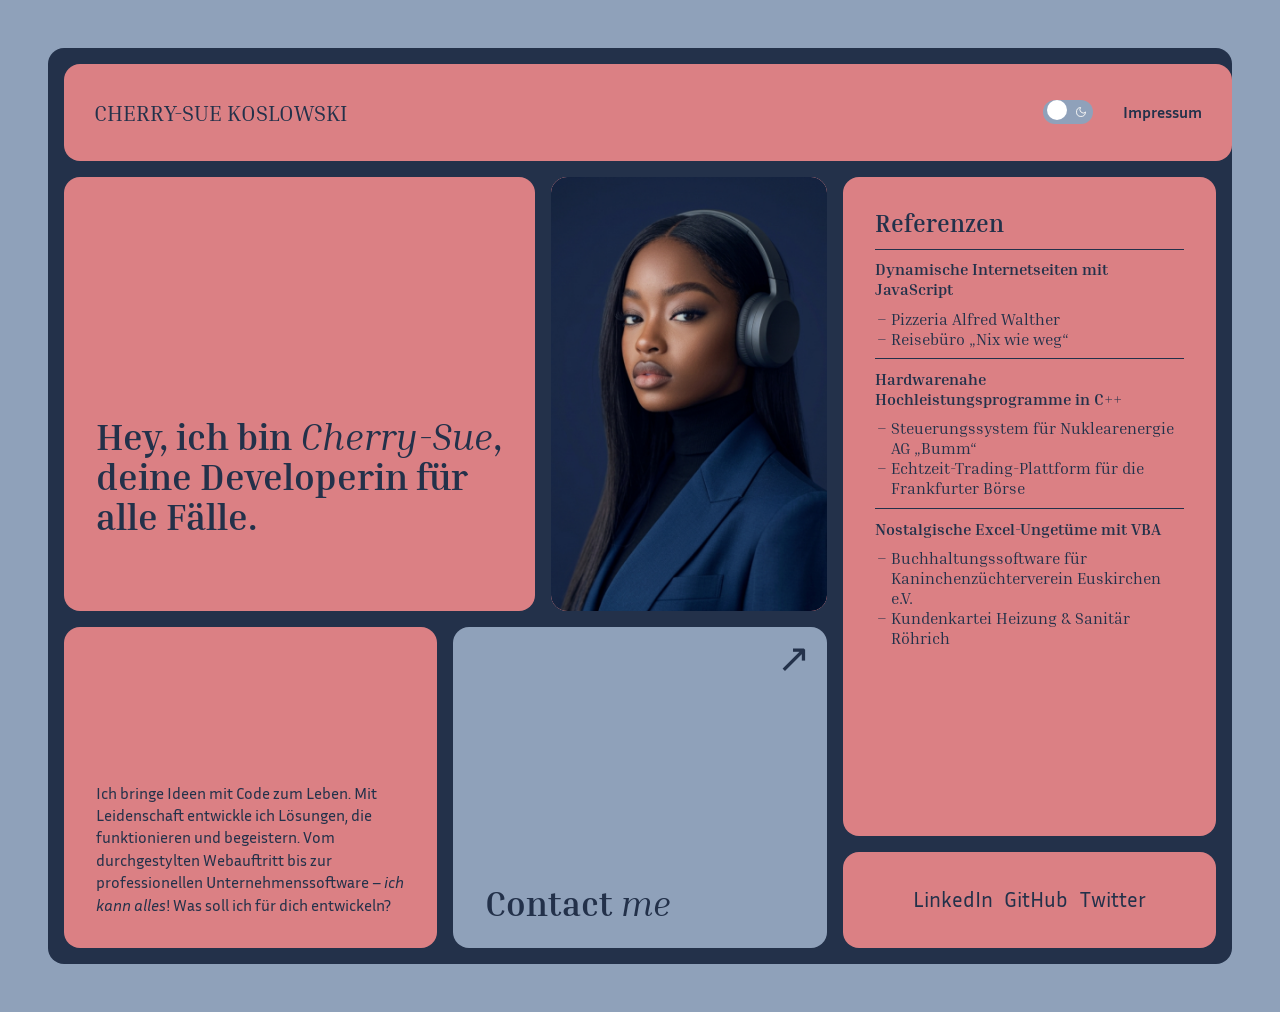
<file: index.html>
<!DOCTYPE html>
<html lang="de">

<head>
    <meta charset="UTF-8">
    <meta name="viewport" content="width=device-width, initial-scale=1.0">
    <title>Portfolio Website</title>
    <link rel="stylesheet" href="colors.css">
    <link rel="stylesheet" href="animations.css">
    <link rel="stylesheet" href="main.css">
    <link rel="stylesheet" href="hover.css">
    <link rel="stylesheet" href="fonts.css">
</head>

<body>

    <!-- <div id="intro-overlay" onclick="closeIntro()">
        <video id="intro-video" autoplay muted playsinline aria-hidden="true">
            <source src="VideoBeispiel.mp4">
            Dein Browser unterstützt kein Video.
        </video>
        <div
            style="position:absolute; bottom:20px; color:white; font-family:sans-serif; opacity:0.5; pointer-events:none;">
            Klicken zum Überspringen
        </div>
    </div> -->

    <div id="grid-container">

        <section id="header-bar"
            style="display: flex; align-items: center; padding: 15px 30px; box-sizing: border-box; width: 100%;">
            <h1 style="margin: 0; font-size: 1.4rem; white-space: nowrap;">
                <a href="./index.html" style="text-decoration: none;">Cherry-Sue Koslowski</a>
            </h1>

            <div style="margin-left: auto; display: flex; align-items: center; gap: 30px;">
                <div class="theme-switch-wrapper">
                    <label class="theme-switch" for="checkbox">
                        <input type="checkbox" id="checkbox" />
                        <div class="slider round">
                            <svg class="sun-icon" xmlns="http://www.w3.org/2000/svg" width="12" height="12"
                                viewBox="0 0 24 24" fill="none" stroke="currentColor" stroke-width="2"
                                stroke-linecap="round" stroke-linejoin="round"
                                style="position: absolute; left: 6px; top: 50%; transform: translateY(-50%); pointer-events: none;">
                                <circle cx="12" cy="12" r="5"></circle>
                                <line x1="12" y1="1" x2="12" y2="3"></line>
                                <line x1="12" y1="21" x2="12" y2="23"></line>
                                <line x1="4.22" y1="4.22" x2="5.64" y2="5.64"></line>
                                <line x1="18.36" y1="18.36" x2="19.78" y2="19.78"></line>
                                <line x1="1" y1="12" x2="3" y2="12"></line>
                                <line x1="21" y1="12" x2="23" y2="12"></line>
                                <line x1="4.22" y1="19.78" x2="5.64" y2="18.36"></line>
                                <line x1="18.36" y1="5.64" x2="19.78" y2="4.22"></line>
                            </svg>
                            <svg class="moon-icon" xmlns="http://www.w3.org/2000/svg" width="12" height="12"
                                viewBox="0 0 24 24" fill="none" stroke="currentColor" stroke-width="2"
                                stroke-linecap="round" stroke-linejoin="round"
                                style="position: absolute; right: 6px; top: 50%; transform: translateY(-50%); pointer-events: none;">
                                <path d="M21 12.79A9 9 0 1 1 11.21 3 7 7 0 0 0 21 12.79z"></path>
                            </svg>
                        </div>
                    </label>
                </div>
                <a href="./impressum.html"
                    style="text-decoration: none; font-weight: 600; white-space: nowrap;">Impressum</a>
            </div>
        </section>

        <section id="top-left">
            <p>Hey, ich bin <strong>Cherry-Sue</strong>, deine Developerin für alle Fälle.</p>
        </section>

        <section id="top-center" onclick="openIntro()" style="cursor:pointer;">
            <img src="Profilbild.png" alt="Foto">
        </section>

        <section id="top-right">
            <h2>Referenzen</h2>
            <h3>Dynamische Internetseiten mit JavaScript</h3>
            <ul>
                <li>Pizzeria Alfred Walther</li>
                <li>Reisebüro „Nix wie weg“</li>
            </ul>
            <h3>Hardwarenahe Hochleistungsprogramme in C++</h3>
            <ul>
                <li>Steuerungssystem für Nuklearenergie AG „Bumm“</li>
                <li>Echtzeit-Trading-Plattform für die Frankfurter Börse</li>
            </ul>
            <h3>Nostalgische Excel-Ungetüme mit VBA</h3>
            <ul>
                <li>Buchhaltungssoftware für Kaninchenzüchterverein Euskirchen e.V.</li>
                <li>Kundenkartei Heizung & Sanitär Röhrich</li>
            </ul>
        </section>

        <section id="bottom-left">
            <p>Ich bringe Ideen mit Code zum Leben. Mit Leidenschaft entwickle ich Lösungen, die funktionieren und
                begeistern. Vom durchgestylten Webauftritt bis zur professionellen Unternehmenssoftware – <em>ich kann
                    alles</em>! Was soll ich für dich entwickeln?</p>
        </section>

        <section id="bottom-center">
            <button id="contact-button" popovertarget="contact-modal">↗</button>
            <div id="contact-text">Contact <em>me</em></div>
        </section>

        <section id="bottom-right">
            <a href="https://linkedin.com">LinkedIn</a>
            <a href="#">GitHub</a>
            <a href="#">Twitter</a>
        </section>
    </div>

    <div id="contact-modal" popover="auto">
        <address>
            <p>Cherry-Sue Koslowski</p>
            <p>Lausitzer Platz 12a<br>10997 Berlin</p>
            <p>+49 157 404-0101-0<br>cherrysue@web.de</p>
        </address>
    </div>

    <script src="video.js"></script>
    <script src="theme.js"></script>
</body>

</html>
</file>
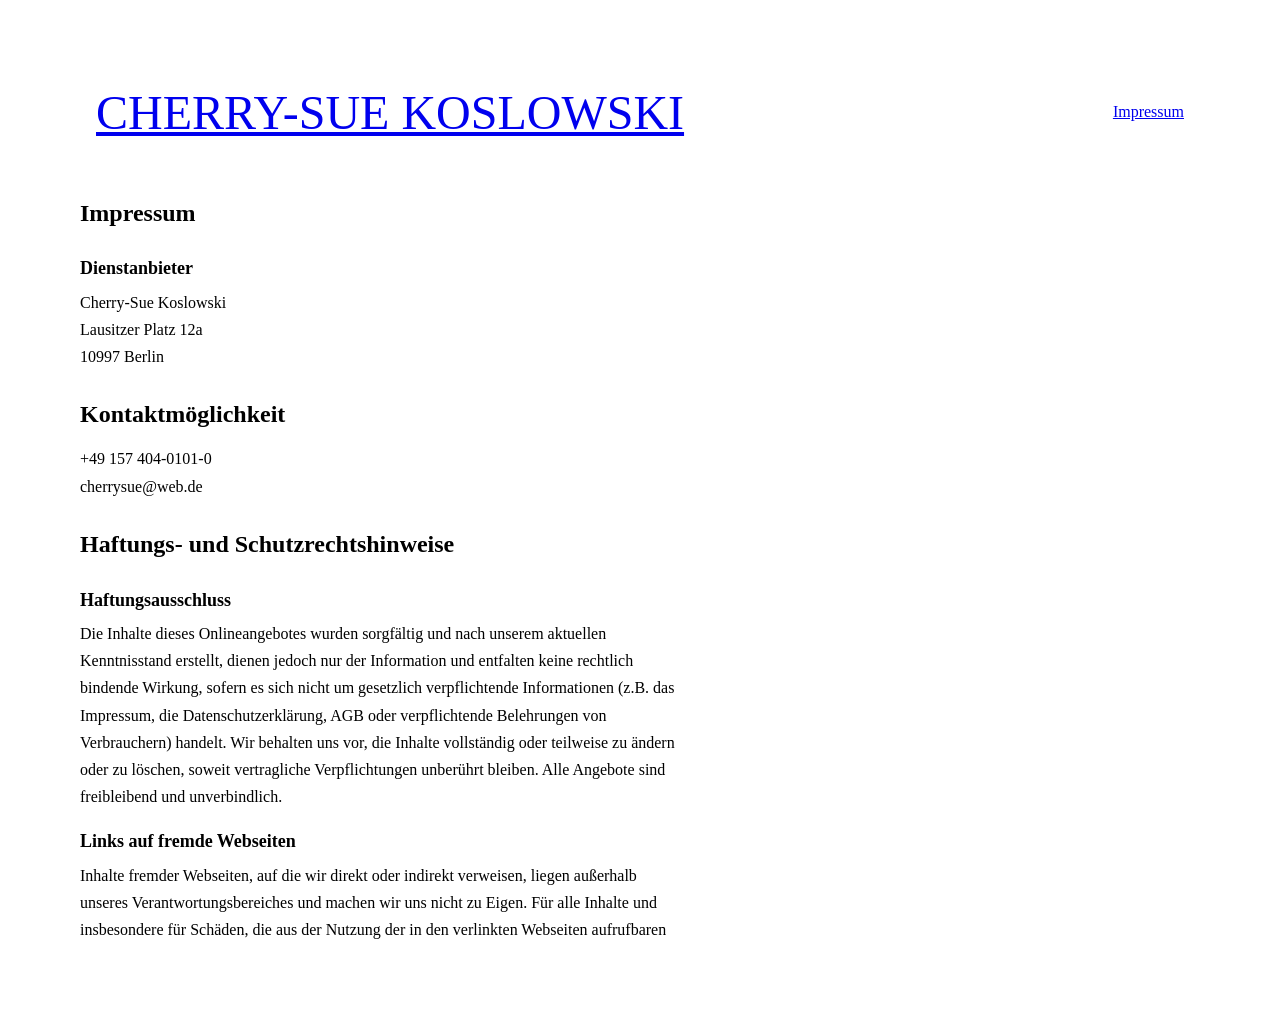
<file: impressum.html>
<!DOCTYPE html>
<html lang="de">

<head>
    <meta charset="UTF-8">
    <meta name="viewport" content="width=device-width, initial-scale=1.0">
    <title>Portfolio Website - Impressum</title>
    <link rel="stylesheet" href="main.css">
    <link rel="stylesheet" href="hover.css">
</head>

<body>

    <div id="grid-container">
        <section id="header-bar">
            <h1><a href="./index.html">Cherry-Sue Koslowski</a></h1>
            <div><a href="./impressum.html">Impressum</a></div>
        </section>
        <section id="legal">
            <h2>Impressum</h2>
            <h3>Dienstanbieter</h3>
            <address>Cherry-Sue Koslowski<br>Lausitzer Platz 12a<br>10997 Berlin<br></address>
            <h2>Kontaktmöglichkeit</h2>
            <p>+49 157 404-0101-0<br>cherrysue@web.de</p>
            <h2>Haftungs- und Schutzrechtshinweise</h2>
            <h3>Haftungsausschluss</h3>
            <p>Die Inhalte dieses Onlineangebotes wurden sorgfältig und nach unserem aktuellen Kenntnisstand erstellt, dienen jedoch nur der Information und entfalten keine rechtlich bindende Wirkung, sofern es sich nicht um gesetzlich verpflichtende Informationen (z.B. das Impressum, die Datenschutzerklärung, AGB oder verpflichtende Belehrungen von Verbrauchern) handelt. Wir behalten uns vor, die Inhalte vollständig oder teilweise zu ändern oder zu löschen, soweit vertragliche Verpflichtungen unberührt bleiben. Alle Angebote sind freibleibend und unverbindlich.</p>
            <h3>Links auf fremde Webseiten</h3>
            <p>Inhalte fremder Webseiten, auf die wir direkt oder indirekt verweisen, liegen außerhalb unseres Verantwortungsbereiches und machen wir uns nicht zu Eigen. Für alle Inhalte und insbesondere für Schäden, die aus der Nutzung der in den verlinkten Webseiten aufrufbaren Informationen entstehen, haftet allein der Anbieter der verlinkten Webseiten.</p>
            <h3>Urheberrechte und Markenrechte</h3>
            <p>Alle auf dieser Website dargestellten Inhalte, wie Texte, Fotografien, Grafiken, Marken und Warenzeichen sind durch die jeweiligen Schutzrechte (Urheberrechte, Markenrechte) geschützt. Die Verwendung, Vervielfältigung usw. unterliegen unseren Rechten oder den Rechten der jeweiligen Urheber bzw. Rechteverwalter.</p>
            <h3>Hinweise auf Rechtsverstöße</h3>
            <p>Sollten Sie innerhalb unseres Internetauftritts Rechtsverstöße bemerken, bitten wir Sie uns auf diese hinzuweisen. Wir werden rechtswidrige Inhalte und Links nach Kenntnisnahme unverzüglich entfernen.</p>
            <p><a href="https://datenschutz-generator.de/">Erstellt mit kostenlosem Datenschutz-Generator.de von Dr. Thomas Schwenke</a></p>
            <div id="return-to-home"><a href="./index.html" title="Hier geht's lang, Bengt!">↩ zurück zur Startseite</a></div>
        </section>
    </div>

</body>

</html>
</file>
<file: colors.css>
:root {
    --dark-blue: #23314a;
    --light-blue: #8fa1ba;
    --rose: #db8084;

    --text-regular-color: var(--dark-blue);
    --text-highlight-color: var(--dark-blue);
    --text-link-color: var(--dark-blue);

    --section-bg-highlight-color: var(--light-blue);
    --section-bg-regular-color: var(--rose);

    --container-bg-color: var(--dark-blue);
    --site-bg-color: var(--light-blue);

    --switch-bg: var(--light-blue);
    --switch-knob: #ffffff;
    --switch-checked-bg: var(--dark-blue);

    --border-color: var(--dark-blue);
}
</file>
<file: animations.css>
* {
    --slide-in-distance: -10rem;
    --slide-in-duration: 2s;
}

@keyframes fadeIn {
    from {
        opacity: 0.0;
    }

    to {
        opacity: 1.0;
    }
}

@keyframes slideFromLeft {
    from {
        left: var(--slide-in-distance);
    }

    to {
        left: 0rem;
    }
}

@keyframes slideFromRight {
    from {
        right: var(--slide-in-distance);
    }

    to {
        right: 0rem;
    }
}

@keyframes slideFromTop {
    from {
        top: var(--slide-in-distance);
    }

    to {
        top: 0rem;
    }
}

@keyframes slideFromBottom {
    from {
        bottom: var(--slide-in-distance);
    }

    to {
        bottom: 0rem;
    }
}

.slideInFromLeft {
    position: relative;
    animation-name: slideFromLeft;
    animation-duration: var(--slide-in-duration);
}

.slideInFromBottomLeft {
    position: relative;
    animation-name: slideFromLeft, slideFromBottom;
    animation-duration: var(--slide-in-duration);
}

.slideInFromRight {
    position: relative;
    animation-name: slideFromRight;
    animation-duration: var(--slide-in-duration);
}

.slideInFromBottomRight {
    position: relative;
    animation-name: slideFromRight, slideFromBottom;
    animation-duration: var(--slide-in-duration);
}

.slideInFromBottomCenter {
    position: relative;
    animation-name: slideFromBottom;
    animation-duration: var(--slide-in-duration);
}

.slideInFromTop {
    position: relative;
    animation-name: slideFromTop;
    animation-duration: var(--slide-in-duration);
}

.fadeInSlow {
    animation-name: fadeIn;
    animation-duration: calc(var(--slide-in-duration) - var(--slide-in-duration) * 0.25);
}

.fadeInFast {
    animation-name: fadeIn;
    animation-duration: calc(var(--slide-in-duration) - var(--slide-in-duration) * 0.5);
}
</file>
<file: main.css>
/* ─── Dark Mode Variables ─── */
:root[data-theme="dark"] {
    --text-regular-color: var(--rose);
    --text-highlight-color: var(--dark-blue);
    --text-link-color: var(--rose);

    --section-bg-highlight-color: var(--rose);
    --section-bg-regular-color: var(--dark-blue);

    --container-bg-color: #111a26;
    --site-bg-color: #090e14;

    /* Toggle Schalter: Darkmode */
    --switch-bg: #2d2d2d;
    --switch-knob: #1a1a1a;
    --switch-checked-bg: var(--rose);
}

/* ─── Style für den Toggle-Schalter ─── */
/* Theme Switch Basis */
.theme-switch-wrapper {
    display: flex;
    align-items: center;
}

.theme-switch {
    display: inline-block;
    height: 24px;
    position: relative;
    width: 50px;
}

.theme-switch input {
    display: none;
}

.slider {
    background-color: var(--switch-bg);
    bottom: 0;
    cursor: pointer;
    left: 0;
    position: absolute;
    right: 0;
    top: 0;
    transition: .4s;
    border-radius: 34px;
}

.slider:before {
    background-color: var(--switch-knob);
    bottom: 3px;
    content: "";
    height: 18px;
    left: 3px;
    position: absolute;
    transition: .4s;
    width: 18px;
    z-index: 5;
    border-radius: 50%;
}

input:checked+.slider {
    background-color: var(--switch-checked-bg);
}

input:checked+.slider:before {
    transform: translateX(26px);
}

.sun-icon {
    color: #fca311;
}

.moon-icon {
    color: #f1f1f1;
}

/* Der bewegliche Knopf */
.slider:before {
    background-color: var(--switch-knob);
    bottom: 4px;
    content: "";
    height: 20px;
    left: 4px;
    position: absolute;
    transition: .4s;
    width: 20px;
    z-index: 2;
}

/* Icons */
.slider .sun-icon {
    color: #fca311;
    z-index: 1;
}

.slider .moon-icon {
    color: #f1f1f1;
    z-index: 1;
}

/* Dark Mode Logik */
input:checked+.slider {
    background-color: var(--switch-checked-bg);
}

input:checked+.slider:before {
    transform: translateX(30px);
}

/* Rundungen */
.slider.round {
    border-radius: 34px;
}

.slider.round:before {
    border-radius: 50%;
}

* {
    margin: 0;
    padding: 0;
    box-sizing: border-box;
    --border-radius: 1rem;
    --container-padding: 0.5rem;
    --body-padding: 3em;
    --section-padding: 1rem;
    --section-margin: 0.5rem;
}

body {
    background-color: var(--site-bg-color);
    padding: var(--body-padding);
    min-height: 100vh;
    min-width: 900px;
    overflow-x: auto;
}

#grid-container {
    display: grid;
    background-color: var(--container-bg-color);
    border-radius: var(--border-radius);
    padding: var(--container-padding);
    grid-template-columns: repeat(12, minmax(0, 1fr));
    grid-template-rows: repeat(8, 12.5vh);
    min-height: calc(100vh - var(--body-padding) * 2);
    min-width: 860px;
    width: 100%;
}

/* ─── Gemeinsame Section-Styles & Shimmer-Anpassung ─── */
section {
    background-color: var(--section-bg-regular-color);
    padding: var(--section-padding);
    margin: var(--section-margin);
    border-radius: var(--border-radius);
    color: var(--text-regular-color);
    position: relative;
    overflow: hidden;
    transition: all 0.4s cubic-bezier(0.25, 0.46, 0.45, 0.94);
}

/* Minimalistischer Shimmer-Effekt (jetzt sehr dezent) */
section::before {
    content: '';
    position: absolute;
    top: -60%;
    left: -60%;
    width: 60%;
    height: 220%;
    background: linear-gradient(105deg,
            transparent 40%,
            rgba(255, 255, 255, 0.18) 50%,
            transparent 60%);
    transform: skewX(-15deg);
    transition: left 0.6s ease, top 0.6s ease;
    pointer-events: none;
    z-index: 1;
    border-radius: inherit;
}



/* ─── Header ─── */
#header-bar {
    grid-row: 1 / 2;
    grid-column: 1 / 13;
    align-content: center;
    padding: 2rem;
    display: flex;
    align-items: center;
    justify-content: space-between;
}

h1 {
    font-weight: normal;
    font-family: "Inria Serif";
    font-size: 3rem;
    text-transform: uppercase;
}

#impressum-button {
    text-transform: uppercase;
    font-size: 1.5rem;
    letter-spacing: 1pt;
}

#impressum-button:hover a {
    text-decoration: underline;
}


/* ─── Legal Section ─── */
#legal {
    grid-row-start: 2;
    grid-row-end: 9;
    grid-column-start: 1;
    grid-column-end: 13;
}

/* ─── Top Left ─── */
#top-left {
    font-family: "Inria Serif";
    font-weight: bold;
    grid-row: 2 / 6;
    grid-column: 1 / 6;
    font-size: 230%;
    padding: 2rem;
    line-height: 110%;
    display: flex;
    align-items: end;
    padding-bottom: 2em;
}

#top-left p {
    transition: transform 0.4s;
}

#top-left strong {
    font-style: italic;
    font-weight: normal;
}


/* ─── Top Center (Das Bild-Highlight) ─── */
#top-center {
    grid-row: 2 / 6;
    grid-column: 6 / 9;
    padding: 0;
}

#top-center img {
    width: 100%;
    height: 100%;
    object-fit: cover;
    border-radius: 1em;
    transition: transform 0.5s cubic-bezier(0.25, 0.46, 0.45, 0.94),
        filter 0.5s ease;
}


/* ─── Top Right ─── */
#top-right {
    grid-row: 2 / 8;
    grid-column: 9 / 13;
    padding: 2rem;
    font-family: "Inria Serif";
}

#top-right ul {
    list-style: "– ";
    padding-left: 1em;
    margin: 0.6em 0em;
}

#top-right h2 {
    margin-bottom: 0.5em;
}

#top-right h3 {
    font-size: 1em;
    border-top: 1px solid var(--border-color);
    padding-top: 0.6em;
}

#bottom-left {
    grid-row: 6 / 9;
    grid-column: 1 / 5;
    display: flex;
    align-items: flex-end;
    padding: 2rem;
    line-height: 140%;
}



/* ─── Bottom Center (Magnetisches Leuchten) ─── */
#bottom-center {
    grid-row: 6 / 9;
    grid-column: 5 / 9;
    background-color: var(--section-bg-highlight-color);
    color: var(--text-highlight-color);
    position: relative;
    padding: 2rem;
}


/* ─── Bottom Right (Bounce Links) ─── */
#bottom-right {
    grid-row: 8 / 9;
    grid-column: 9 / 13;
    display: flex;
    flex-direction: row;
    align-items: center;
    justify-content: center;
    gap: 0.7rem;
}

#bottom-right a {
    color: var(--text-link-color);
    text-decoration: none;
    font-size: 1.3rem;
    transition: all 0.3s cubic-bezier(0.68, -0.55, 0.265, 1.55);
}


/* Verzögerung für gestaffelten Sprung */


/* ─── Contact Modal ──────────────────────────────────────── */
div#contact-modal {
    background-color: var(--section-bg-regular-color);
    margin: auto;
    padding: var(--section-padding);
    border-radius: var(--border-radius);
    border: none;
    box-shadow: 0 0 2em rgba(0, 0, 0, 0.4);
}

button#contact-button {
    position: absolute;
    top: 0.5rem;
    right: 1rem;
    background-color: transparent;
    border: none;
    font-size: 250%;
    color: var(--text-highlight-color);
    cursor: pointer;
    transition: transform 0.3s cubic-bezier(0.34, 1.56, 0.64, 1),
        color 0.3s ease,
        text-shadow 0.3s ease;
    z-index: 2;
}



div#contact-text {
    position: absolute;
    bottom: 1.5rem;
    left: 2rem;
    font-family: "Inria Serif";
    font-weight: bold;
    font-size: 220%;
    transition: transform 0.3s ease, letter-spacing 0.3s ease;

}

#contact-text em {
    font-weight: normal;
    font-style: italic;
}



address p {
    margin: 1em;
}

/* ─── Mobile ─────────────────────────────────────────────── */
@media (max-width: 950px) {
    :root {
        --mobile-section-height: auto;
        --mobile-padding: 0.4rem;
        --mobile-font-base: 0.95rem;
        --mobile-font-small: 0.85rem;
    }

    html,
    body {
        margin: 0;
        padding: 0;
        min-width: unset;
        width: 100%;
        overflow-x: hidden;
    }

    body {
        padding: var(--mobile-padding);
    }

    #grid-container {
        display: flex;
        flex-direction: column;
        min-height: unset;
        min-width: unset;
        width: 100%;
        height: auto;
        gap: 0;
        border-radius: 0.5rem;
        margin: 0;
    }

    section,
    #header-bar,
    #top-left,
    #top-center,
    #top-right,
    #bottom-left,
    #bottom-center,
    #bottom-right,
    #legal {
        grid-row: unset;
        grid-column: unset;
        width: 100%;
        height: var(--mobile-section-height);
        min-height: unset;
        max-width: 100%;
        box-sizing: border-box;
        margin-left: 0;
        margin-right: 0;
    }

    #header-bar {
        font-size: var(--mobile-font-base);
        padding: 0.6rem 0.8rem;
        display: flex;
        align-items: center;
        justify-content: space-between;
    }

    #header-bar h1 {
        font-size: 1.1rem;
    }

    #top-left {
        padding: 0.75rem;
    }

    #top-left p {
        font-size: var(--mobile-font-base);
        margin: 0.4rem 0;
    }

    #top-center {
        aspect-ratio: 4 / 3;
        overflow: hidden;
    }

    #top-center img {
        width: 100%;
        height: 100%;
        object-fit: cover;
        object-position: top center;
    }

    #top-right {
        padding: 0.75rem;
        font-size: var(--mobile-font-base);
    }

    #bottom-left {
        align-items: flex-start;
        padding: 0.75rem;
    }

    #bottom-left p {
        font-size: var(--mobile-font-small);
    }

    #bottom-center {
        padding: 0.75rem;
        min-height: 150px;
    }

    #bottom-right {
        gap: 0.5rem;
        padding: 0.75rem;
        justify-content: flex-start;
        flex-wrap: wrap;
    }

    #bottom-right a {
        font-size: 1rem;
    }

    div#contact-text {
        font-size: 1rem;
    }

    button#contact-button {
        font-size: 130%;
    }

    #legal {
        overflow-y: visible;
        padding: 0.75rem;
    }

    #legal h2 {
        font-size: 1.1rem;
    }

    #legal h3 {
        font-size: var(--mobile-font-base);
    }

    #legal p,
    #legal address {
        font-size: var(--mobile-font-small);
    }
}





/* ─── Absoluter Fullscreen-Fix (Kein Scrollen!) ────────── */

#intro-overlay {
    position: fixed !important;
    /* Löst das Video vom Rest der Seite */
    top: 0 !important;
    left: 0 !important;
    width: 100vw !important;
    height: 100vh !important;
    background-color: #000 !important;
    z-index: 999999 !important;
    /* Überlagert alles, auch Barrierefreiheits-Anpassungen */

    display: flex;
    justify-content: center;
    align-items: center;
    overflow: hidden !important;
    /* Killt Scrollbalken */
    margin: 0 !important;
    padding: 0 !important;
}

#intro-video {
    width: 100vw !important;
    height: 100vh !important;
    object-fit: cover !important;
    /* Füllt den Schirm ohne Verzerrung */

    position: absolute;
    top: 0;
    left: 0;
    pointer-events: none;
}

/* Verhindert, dass der Hintergrund wackelt oder scrollt */
body:has(#intro-overlay[style*="display: flex"]) {
    overflow: hidden !important;
    height: 100vh !important;
}
</file>
<file: hover.css>
section {
    transition: transform 0.4s cubic-bezier(0.25, 0.46, 0.45, 0.94),
                box-shadow 0.4s ease,
                letter-spacing 0.4s ease;
    transform-origin: center center;
}
 
/* ─── Shimmer Lichtstreifen ─── */
section::before {
    content: '';
    position: absolute;
    top: 0;
    left: -150%;
    width: 50%;
    height: 100%;
    background: radial-gradient(
        circle,
        rgba(255, 255, 255, 0.08) 0%,
        rgba(255, 255, 255, 0) 70%
    );
    transform: skewX(-25deg);
    pointer-events: none;
    transition: left 1.2s ease-in-out;
    z-index: 1;
}
 
section:hover::before {
    left: 150%;
}
 
/* ─── Header ─── */
#header-bar:hover {
    transform: translateY(-3px);
    letter-spacing: 1px;
    z-index: 10;
}
 
/* ─── Top Left ─── */
#top-left:hover {
    transform: scale(1.03) translateY(-5px);
    z-index: 10;
    box-shadow: 0 12px 35px rgba(0, 0, 0, 0.2);
}
 
/* ─── Top Center (Bild) ─── */
#top-center {
    transition: transform 0.6s cubic-bezier(0.25, 0.46, 0.45, 0.94);
}
 
#top-center img {
    transition: transform 0.6s ease, filter 0.6s ease;
}
 
#top-center:hover {
    transform: scale(1.02) rotate(-1deg);
    z-index: 10;
}
 
#top-center:hover img {
    transform: scale(1.1) rotate(1deg);
    filter: brightness(1.1);
}
 
/* ─── Top Right ─── */
#top-right:hover {
    transform: scale(1.03) translateX(5px);
    z-index: 10;
    box-shadow: 0 12px 35px rgba(0, 0, 0, 0.2);
}
 
/* ─── Bottom Left ─── */
#bottom-left:hover {
    transform: scale(1.04) translate(4px, -4px);
    z-index: 10;
    box-shadow: 0 12px 35px rgba(0, 0, 0, 0.2);
}
 
/* ─── Bottom Center ─── */
#bottom-center:hover {
    transform: scale(1.04);
    z-index: 10;
    box-shadow: 0 10px 30px rgba(0, 0, 0, 0.3);
}
 
/* ─── Bottom Right (Container) ─── */
#bottom-right:hover {
    transform: scale(1.04);
    z-index: 10;
    box-shadow: 0 12px 35px rgba(0, 0, 0, 0.2);
}
 
/* ─── Bottom Right Links (einzeln) ─── */
#bottom-right a {
    transition: transform 0.3s cubic-bezier(0.68, -0.55, 0.265, 1.55),
                color 0.3s ease;
    display: inline-block;
}
 
#bottom-right a:hover {
    transform: translateY(-5px) scale(1.15);
}
 
/* ─── Contact Button ─── */
button#contact-button {
    transition: transform 0.4s ease, color 0.3s ease;
}
 
button#contact-button:hover {
    transform: scale(1.25) rotate(45deg);
}
 
/* ════════════════════════════════════════════
   IMPRESSUM / LEGAL
   ════════════════════════════════════════════ */
 
#legal {
    grid-row-start: 2;
    grid-row-end: 9;
    grid-column-start: 1;
    grid-column-end: 13;
    overflow-y: auto;
    line-height: 1.7;
    transition: transform 0.4s cubic-bezier(0.25, 0.46, 0.45, 0.94),
                box-shadow 0.4s ease;
}
 
#legal:hover {
    transform: scale(1.01) translateY(-4px);
    box-shadow: 0 16px 45px rgba(0, 0, 0, 0.25);
    z-index: 10;
}
 
#legal h2 {
    font-size: x-large;
    margin: 1.5rem 0 0.4rem;
    color: var(--dark-green);
    border-bottom: 2px solid var(--dark-green);
    padding-bottom: 0.25rem;
}
 
#legal h2:first-child {
    margin-top: 0;
}
 
#legal h3 {
    font-size: large;
    margin: 1rem 0 0.3rem;
    color: var(--dark-green);
}
 
#legal p,
#legal address {
    font-size: medium;
    color: var(--dark-green);
    max-width: 75ch;
    margin-bottom: 0.75rem;
}
 
#legal address {
    font-style: normal;
}
 
#legal a {
    color: var(--dark-green);
    text-underline-offset: 3px;
}
 
#legal a:hover {
    opacity: 0.7;
}
 
#return-to-home {
    margin-top: 2rem;
    font-size: large;
    font-weight: bold;
}
 
#return-to-home a {
    color: var(--dark-green);
    text-decoration: none;
    transition: letter-spacing 0.3s ease, opacity 0.3s ease;
}
 
#return-to-home a:hover {
    letter-spacing: 1px;
    opacity: 0.7;
}
 
/* ─── Mobile: Legal ─── */
@media (max-width: 900px) {
    #legal h2 { font-size: large; }
    #legal h3 { font-size: medium; }
    #legal p,
    #legal address { font-size: small; }
    #legal:hover {
        transform: none;
        box-shadow: none;
    }
}
 section {
    transition: transform 0.4s cubic-bezier(0.25, 0.46, 0.45, 0.94),
                box-shadow 0.4s ease,
                letter-spacing 0.4s ease;
    transform-origin: center center;
}
 

section::before {
    content: '';
    position: absolute;
    top: 0;
    left: -150%;
    width: 50%;
    height: 100%;
    background: radial-gradient(
        circle,
        rgba(255, 255, 255, 0.08) 0%,
        rgba(255, 255, 255, 0) 70%
    );
    transform: skewX(-25deg);
    pointer-events: none;
    transition: left 1.2s ease-in-out;
    z-index: 1;
}
 
section:hover::before {
    left: 150%;
}
 #header-bar:hover {
    transform: translateY(-3px);
    letter-spacing: 1px;
    z-index: 10;
}
 

#top-left:hover {
    transform: scale(1.03) translateY(-5px);
    z-index: 10;
    box-shadow: 0 12px 35px rgba(0, 0, 0, 0.2);
}
 

#top-center {
    transition: transform 0.6s cubic-bezier(0.25, 0.46, 0.45, 0.94);
}
 
#top-center img {
    transition: transform 0.6s ease, filter 0.6s ease;
}
 
#top-center:hover {
    transform: scale(1.02) rotate(-1deg);
    z-index: 10;
}
 
#top-center:hover img {
    transform: scale(1.1) rotate(1deg);
    filter: brightness(1.1);
}
 

#top-right:hover {
    transform: scale(1.03) translateX(5px);
    z-index: 10;
    box-shadow: 0 12px 35px rgba(0, 0, 0, 0.2);
}

#bottom-left:hover {
    transform: scale(1.04) translate(4px, -4px);
    z-index: 10;
    box-shadow: 0 12px 35px rgba(0, 0, 0, 0.2);
}

#bottom-center:hover {
    transform: scale(1.04);
    z-index: 10;
    box-shadow: 0 10px 30px rgba(0, 0, 0, 0.3);
}

#bottom-right:hover {
    transform: scale(1.04);
    z-index: 10;
    box-shadow: 0 12px 35px rgba(0, 0, 0, 0.2);
}
 

#bottom-right a {
    transition: transform 0.3s cubic-bezier(0.68, -0.55, 0.265, 1.55),
                color 0.3s ease;
    display: inline-block;
}
 
#bottom-right a:hover {
    transform: translateY(-5px) scale(1.15);
}
 

button#contact-button {
    transition: transform 0.4s ease, color 0.3s ease;
}
 
button#contact-button:hover {
    transform: scale(1.25) rotate(45deg);
}
 

 
#legal {
    grid-row-start: 2;
    grid-row-end: 9;
    grid-column-start: 1;
    grid-column-end: 13;
    overflow-y: auto;
    line-height: 1.7;
    transition: transform 0.4s cubic-bezier(0.25, 0.46, 0.45, 0.94),
                box-shadow 0.4s ease;
}
 
#legal:hover {
    transform: scale(1.01) translateY(-4px);
    box-shadow: 0 16px 45px rgba(0, 0, 0, 0.25);
    z-index: 10;
}
 
#legal h2 {
    font-size: x-large;
    margin: 1.5rem 0 0.4rem;
    color: var(--dark-green);
    border-bottom: 2px solid var(--dark-green);
    padding-bottom: 0.25rem;
}
 
#legal h2:first-child {
    margin-top: 0;
}
 
#legal h3 {
    font-size: large;
    margin: 1rem 0 0.3rem;
    color: var(--dark-green);
}
 
#legal p,
#legal address {
    font-size: medium;
    color: var(--dark-green);
    max-width: 75ch;
    margin-bottom: 0.75rem;
}
 
#legal address {
    font-style: normal;
}
 
#legal a {
    color: var(--dark-green);
    text-underline-offset: 3px;
}
 
#legal a:hover {
    opacity: 0.7;
}
 
#return-to-home {
    margin-top: 2rem;
    font-size: large;
    font-weight: bold;
}
 
#return-to-home a {
    color: var(--dark-green);
    text-decoration: none;
    transition: letter-spacing 0.3s ease, opacity 0.3s ease;
}
 
#return-to-home a:hover {
    letter-spacing: 1px;
    opacity: 0.7;
}
 

@media (max-width: 900px) {
    #legal h2 { font-size: large; }
    #legal h3 { font-size: medium; }
    #legal p,
    #legal address { font-size: small; }
}
</file>
<file: fonts.css>
@import url('https://fonts.googleapis.com/css2?family=Inria+Sans:ital,wght@0,300;0,400;0,700;1,300;1,400;1,700&family=Inria+Serif:ital,wght@0,300;0,400;0,700;1,300;1,400;1,700&display=swap');


body {
    font-family: "Inria Sans";
}

a {
    color: inherit;
    text-decoration: none;
}
</file>
